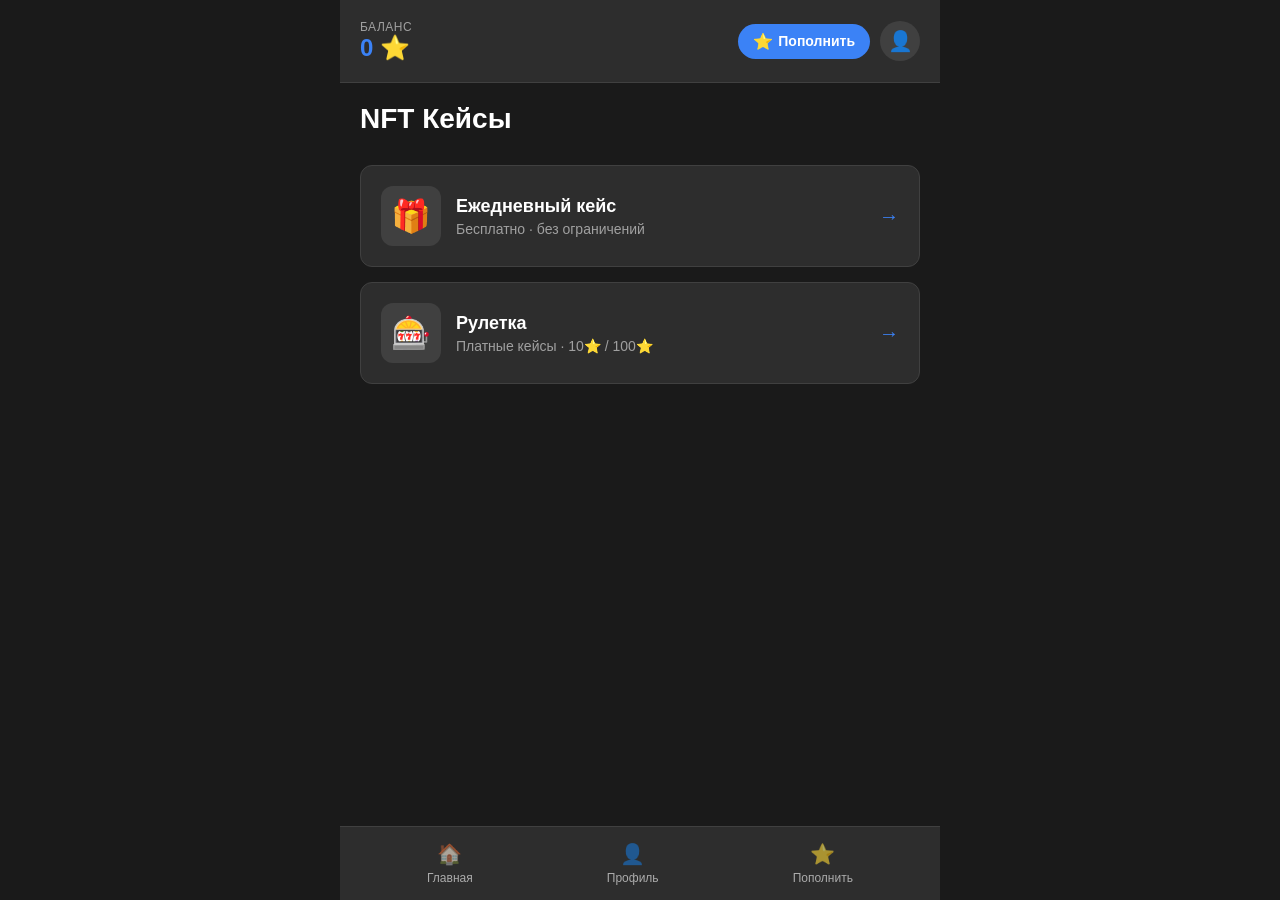
<file: index.html>
<!DOCTYPE html>
<html lang="ru">
<head>
    <meta charset="UTF-8">
    <meta name="viewport" content="width=device-width, initial-scale=1.0">
    <title>NFT Кейсы</title>
    <script src="https://telegram.org/js/telegram-web-app.js"></script>
    <link rel="stylesheet" href="style.css">
</head>
<body>
    <div class="app">
        <header class="header">
            <div class="balance-container">
                <span class="balance-label">Баланс</span>
                <span class="balance-value" id="balance">0 ⭐</span>
            </div>
            <div class="header-actions">
                <button class="topup-btn" onclick="goToTopUp()">
                    <span class="topup-icon">⭐</span>
                    <span class="topup-text">Пополнить</span>
                </button>
                <button class="profile-btn" onclick="goToProfile()">
                    <span class="profile-icon">👤</span>
                </button>
            </div>
        </header>

        <!-- Главный экран -->
        <main class="main">
            <h1 class="welcome-title">NFT Кейсы</h1>
            
            <div class="cases-grid">
                <!-- Ежедневный кейс -->
                <div class="case-card" onclick="openDailyCase()">
                    <div class="case-image">🎁</div>
                    <div class="case-info">
                        <h2 class="case-title">Ежедневный кейс</h2>
                        <p class="case-desc">Бесплатно · без ограничений</p>
                    </div>
                    <div class="case-arrow">→</div>
                </div>

                <!-- Рулетка с кейсами -->
                <div class="case-card" onclick="openRoulette()">
                    <div class="case-image">🎰</div>
                    <div class="case-info">
                        <h2 class="case-title">Рулетка</h2>
                        <p class="case-desc">Платные кейсы · 10⭐ / 100⭐</p>
                    </div>
                    <div class="case-arrow">→</div>
                </div>
            </div>
        </main>

        <!-- Нижняя навигация -->
        <nav class="bottom-nav">
            <button class="nav-btn" onclick="goToHome()">
                <span class="nav-icon">🏠</span>
                <span class="nav-text">Главная</span>
            </button>
            <button class="nav-btn" onclick="goToProfile()">
                <span class="nav-icon">👤</span>
                <span class="nav-text">Профиль</span>
            </button>
            <button class="nav-btn" onclick="goToTopUp()">
                <span class="nav-icon">⭐</span>
                <span class="nav-text">Пополнить</span>
            </button>
        </nav>
    </div>

    <!-- Подключаем JavaScript (ЭТО БЫЛО ПРОПУЩЕНО!) -->
    <script src="script.js"></script>
</body>
</html>
</file>
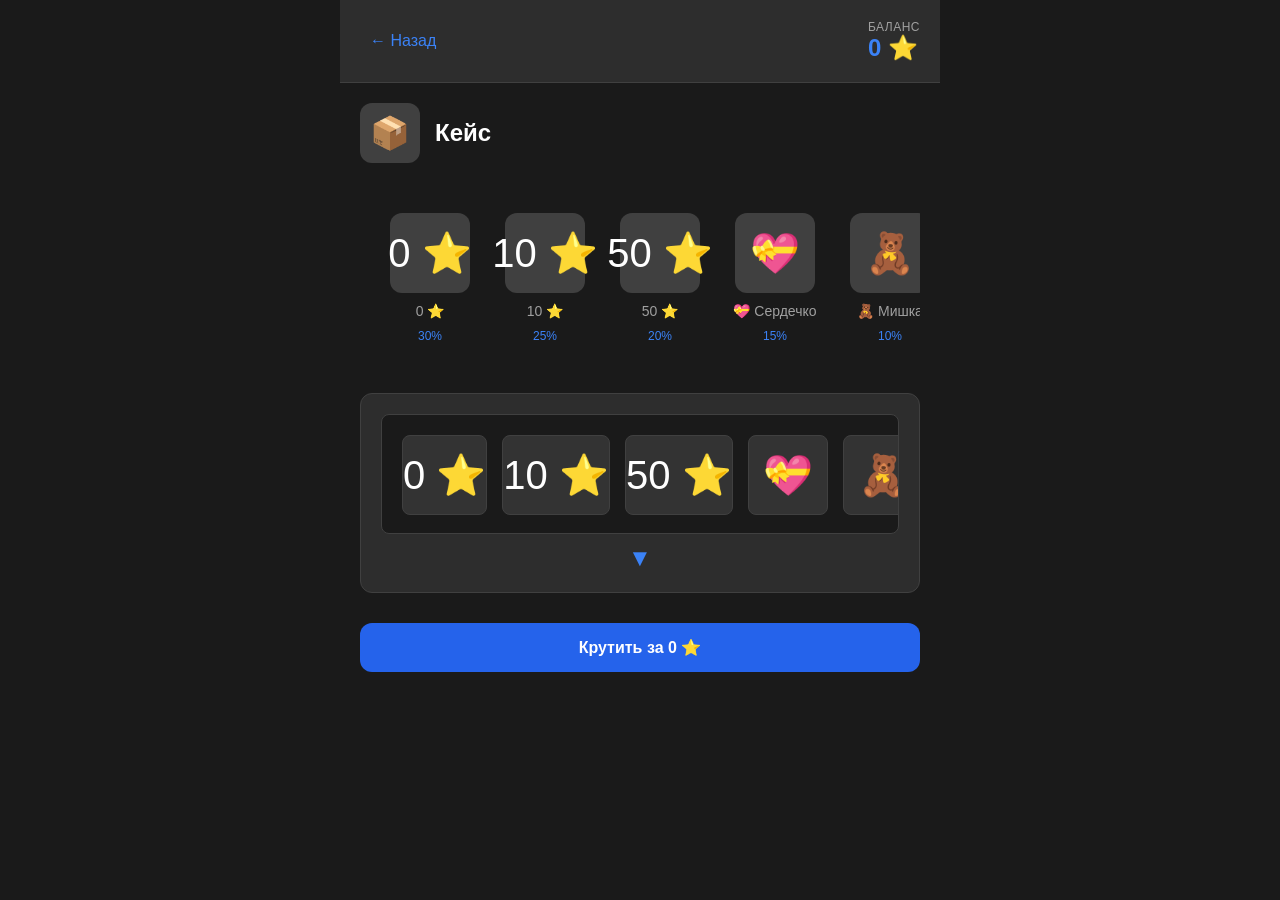
<file: case-open.html>
<!DOCTYPE html>
<html lang="ru">
<head>
    <meta charset="UTF-8">
    <meta name="viewport" content="width=device-width, initial-scale=1.0">
    <title>Открытие кейса</title>
    <script src="https://telegram.org/js/telegram-web-app.js"></script>
    <link rel="stylesheet" href="style.css">
</head>
<body>
    <div class="app">
        <header class="header">
            <button class="back-btn" onclick="goBack()">← Назад</button>
            <div class="balance-container">
                <span class="balance-label">Баланс</span>
                <span class="balance-value" id="balance">0 ⭐</span>
            </div>
        </header>

        <main class="case-page">
            <div class="case-header">
                <div class="case-image" id="caseImage">📦</div>
                <h1 id="caseTitle">Кейс</h1>
            </div>

            <!-- Горизонтальная прокрутка призов -->
            <div class="prizes-scroll">
                <div class="prizes-container" id="prizesList">
                    <!-- Сюда будут добавляться призы через JS -->
                </div>
            </div>

            <!-- Рулетка -->
            <div class="slot-machine">
                <div class="window">
                    <div class="reel" id="reel">
                        <!-- Сюда будут добавляться призы для прокрутки -->
                    </div>
                </div>
                <div class="pointer">▼</div>
            </div>

            <!-- Кнопка кручения -->
            <button class="primary-btn" onclick="spinCase()" id="spinBtn">
                Крутить за <span id="caseCost">0</span> ⭐
            </button>
        </main>
    </div>

    <!-- Модальное окно выигрыша -->
    <div id="winModal" class="modal" style="display: none;">
        <div class="modal-content">
            <div class="modal-image" id="winImage">🎁</div>
            <h2 class="modal-title">Вы выиграли!</h2>
            <p class="modal-text" id="winText"></p>
            <button class="primary-btn" onclick="continueAfterWin()">
                Продолжить
            </button>
        </div>
    </div>

    <script src="script.js"></script>
    <script src="case-open.js"></script>
</body>
</html>
</file>
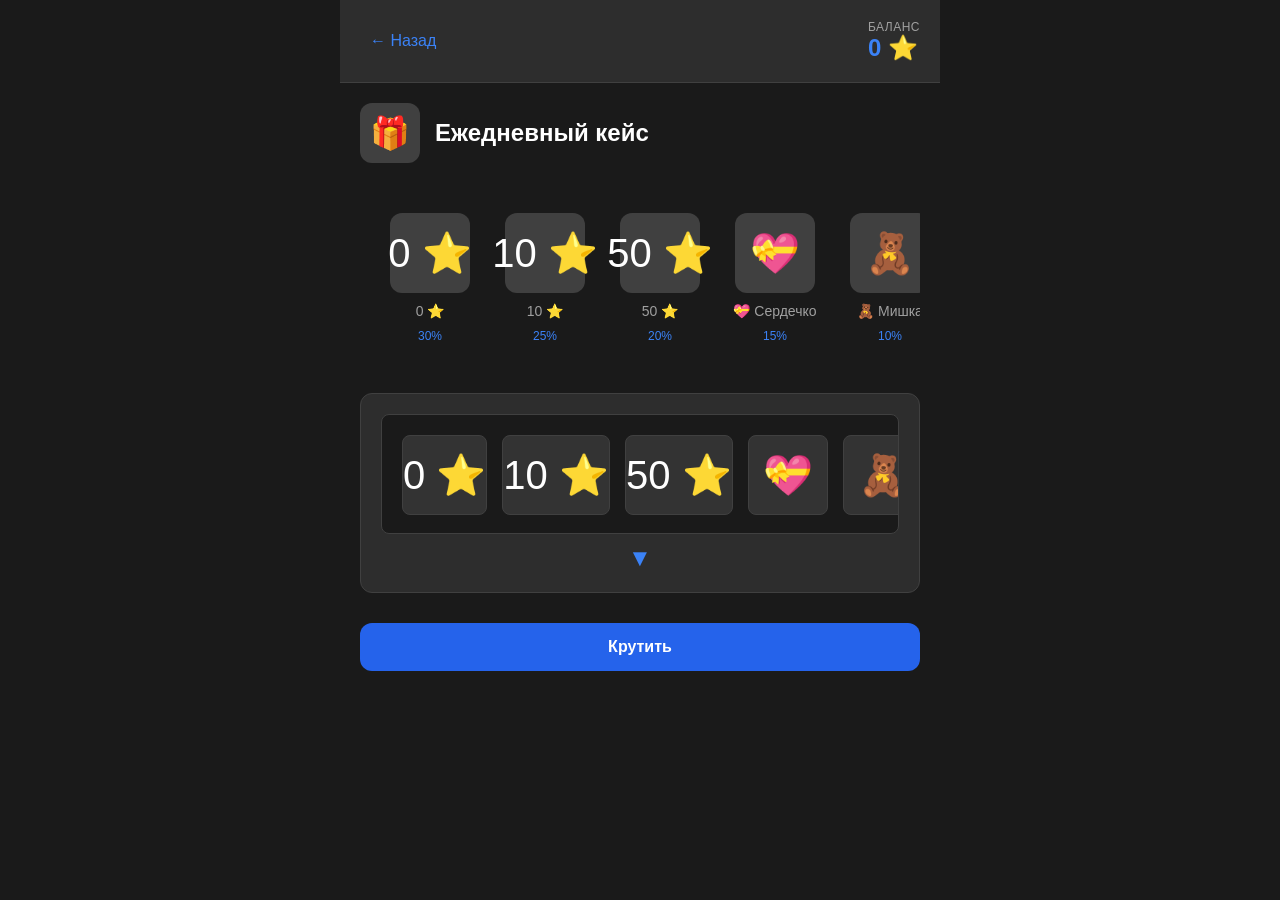
<file: daily-case.html>
<!DOCTYPE html>
<html lang="ru">
<head>
    <meta charset="UTF-8">
    <meta name="viewport" content="width=device-width, initial-scale=1.0">
    <title>Ежедневный кейс</title>
    <script src="https://telegram.org/js/telegram-web-app.js"></script>
    <link rel="stylesheet" href="style.css">
</head>
<body>
    <div class="app">
        <header class="header">
            <button class="back-btn" onclick="goBack()">← Назад</button>
            <div class="balance-container">
                <span class="balance-label">Баланс</span>
                <span class="balance-value" id="balance">0 ⭐</span>
            </div>
        </header>

        <main class="case-page">
            <div class="case-header">
                <div class="case-image">🎁</div>
                <h1>Ежедневный кейс</h1>
            </div>

            <!-- Горизонтальная прокрутка призов -->
            <div class="prizes-scroll">
                <div class="prizes-container" id="prizesList">
                    <!-- Сюда будут добавляться призы через JS -->
                </div>
            </div>

            <!-- Рулетка -->
            <div class="slot-machine">
                <div class="window">
                    <div class="reel" id="reel">
                        <!-- Сюда будут добавляться призы для прокрутки -->
                    </div>
                </div>
                <div class="pointer">▼</div>
            </div>

            <!-- Кнопка кручения -->
            <button class="primary-btn" onclick="spinDailyCase()" id="spinBtn">
                Крутить
            </button>
        </main>
    </div>

    <!-- Модальное окно выигрыша -->
    <div id="winModal" class="modal" style="display: none;">
        <div class="modal-content">
            <div class="modal-image" id="winImage">🎁</div>
            <h2 class="modal-title">Вы выиграли!</h2>
            <p class="modal-text" id="winText"></p>
            <button class="primary-btn" onclick="continueAfterWin()">
                Продолжить
            </button>
        </div>
    </div>

    <script src="script.js"></script>
    <script src="daily-case.js"></script>
</body>
</html>
</file>
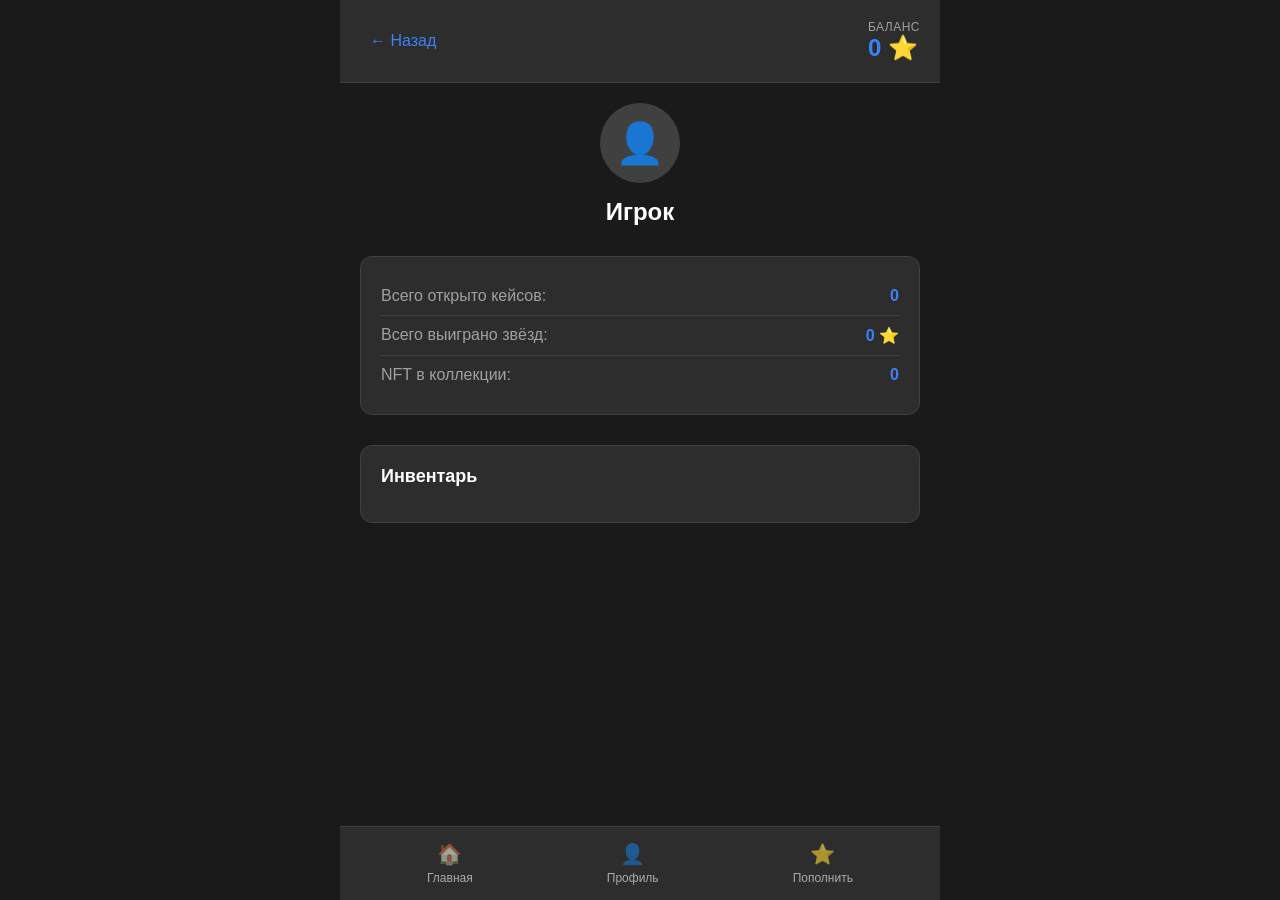
<file: profile.html>
<!DOCTYPE html>
<html lang="ru">
<head>
    <meta charset="UTF-8">
    <meta name="viewport" content="width=device-width, initial-scale=1.0">
    <title>Профиль</title>
    <script src="https://telegram.org/js/telegram-web-app.js"></script>
    <link rel="stylesheet" href="style.css">
</head>
<body>
    <div class="app">
        <header class="header">
            <button class="back-btn" onclick="goBack()">← Назад</button>
            <div class="balance-container">
                <span class="balance-label">Баланс</span>
                <span class="balance-value" id="balance">0 ⭐</span>
            </div>
        </header>

        <main class="profile-page">
            <div class="profile-header">
                <div class="profile-avatar" id="profileAvatar">👤</div>
                <h2 class="profile-name" id="profileName">Игрок</h2>
            </div>

            <div class="profile-stats">
                <div class="stat-row">
                    <span class="stat-label">Всего открыто кейсов:</span>
                    <span class="stat-value" id="totalOpened">0</span>
                </div>
                <div class="stat-row">
                    <span class="stat-label">Всего выиграно звёзд:</span>
                    <span class="stat-value" id="totalWon">0 ⭐</span>
                </div>
                <div class="stat-row">
                    <span class="stat-label">NFT в коллекции:</span>
                    <span class="stat-value" id="nftCount">0</span>
                </div>
            </div>

            <div class="inventory">
                <h3 class="inventory-title">Инвентарь</h3>
                <div class="inventory-grid" id="inventory">
                    <!-- Сюда будут добавляться NFT -->
                </div>
            </div>
        </main>

<nav class="bottom-nav">
    <button class="nav-btn" onclick="goToHome()">
        <span class="nav-icon">🏠</span>
        <span class="nav-text">Главная</span>
    </button>
    <button class="nav-btn" onclick="goToProfile()">
        <span class="nav-icon">👤</span>
        <span class="nav-text">Профиль</span>
    </button>
    <button class="nav-btn" onclick="goToTopUp()">
        <span class="nav-icon">⭐</span>
        <span class="nav-text">Пополнить</span>
    </button>
</nav>
    </div>

    <script src="script.js"></script>
    <script src="profile.js"></script>
</body>
</html>
</file>
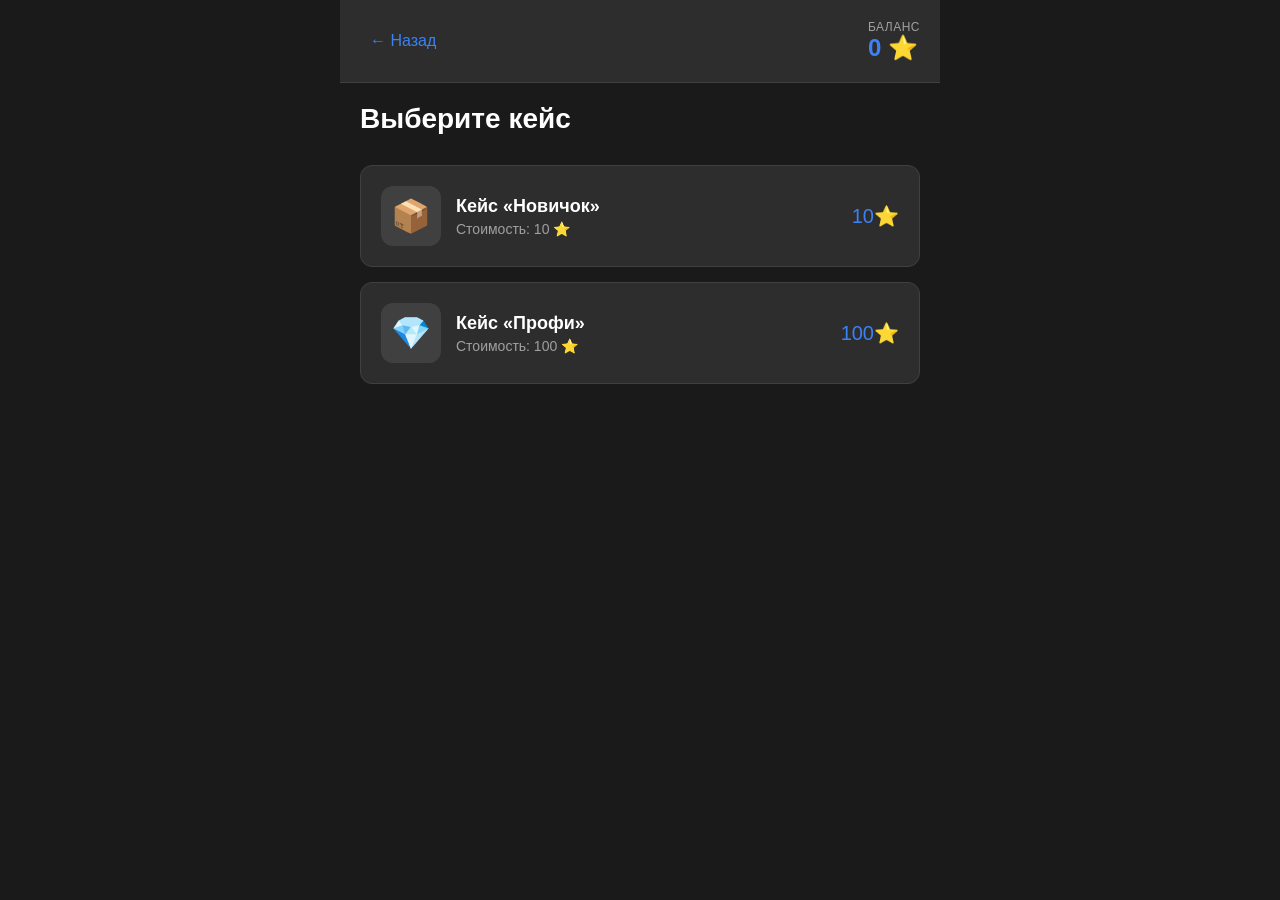
<file: roulette.html>
<!DOCTYPE html>
<html lang="ru">
<head>
    <meta charset="UTF-8">
    <meta name="viewport" content="width=device-width, initial-scale=1.0">
    <title>Выбор кейса</title>
    <script src="https://telegram.org/js/telegram-web-app.js"></script>
    <link rel="stylesheet" href="style.css">
</head>
<body>
    <div class="app">
        <header class="header">
            <button class="back-btn" onclick="goBack()">← Назад</button>
            <div class="balance-container">
                <span class="balance-label">Баланс</span>
                <span class="balance-value" id="balance">0 ⭐</span>
            </div>
        </header>

        <main class="main">
            <h1 class="welcome-title">Выберите кейс</h1>
            
            <div class="cases-grid">
                <!-- Кейс Новичок -->
                <div class="case-card" onclick="selectCase('novice')">
                    <div class="case-image">📦</div>
                    <div class="case-info">
                        <h2 class="case-title">Кейс «Новичок»</h2>
                        <p class="case-desc">Стоимость: 10 ⭐</p>
                    </div>
                    <div class="case-arrow">10⭐</div>
                </div>

                <!-- Кейс Профи -->
                <div class="case-card" onclick="selectCase('pro')">
                    <div class="case-image">💎</div>
                    <div class="case-info">
                        <h2 class="case-title">Кейс «Профи»</h2>
                        <p class="case-desc">Стоимость: 100 ⭐</p>
                    </div>
                    <div class="case-arrow">100⭐</div>
                </div>
            </div>
        </main>
    </div>

    <script src="script.js"></script>
    <script src="roulette.js"></script>
</body>
</html>
</file>
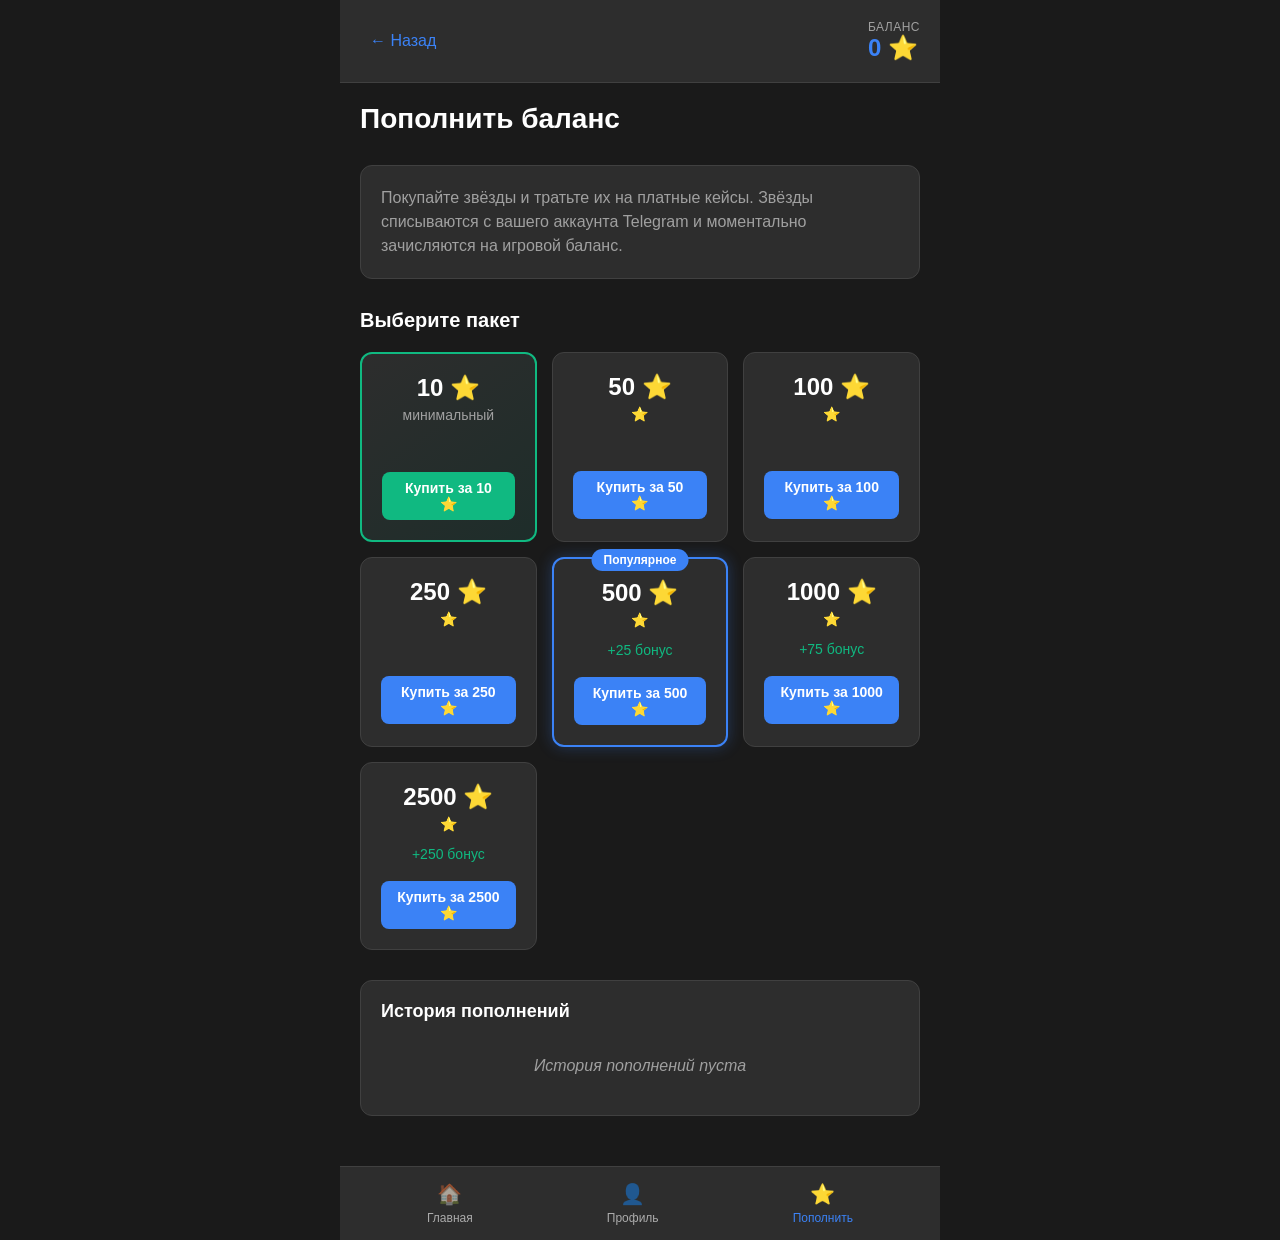
<file: topup.html>
<!DOCTYPE html>
<html lang="ru">
<head>
    <meta charset="UTF-8">
    <meta name="viewport" content="width=device-width, initial-scale=1.0">
    <title>Пополнение баланса</title>
    <script src="https://telegram.org/js/telegram-web-app.js"></script>
    <link rel="stylesheet" href="style.css">
</head>
<body>
    <div class="app">
        <header class="header">
            <button class="back-btn" onclick="goBack()">← Назад</button>
            <div class="balance-container">
                <span class="balance-label">Баланс</span>
                <span class="balance-value" id="balance">0 ⭐</span>
            </div>
        </header>

        <main class="main">
            <h1 class="welcome-title">Пополнить баланс</h1>
            
            <div class="info-card">
                <p>Покупайте звёзды и тратьте их на платные кейсы. Звёзды списываются с вашего аккаунта Telegram и моментально зачисляются на игровой баланс.</p>
            </div>
            
            <div class="stars-packages">
                <h2 class="section-title">Выберите пакет</h2>
                
                <div class="package-grid">
                    <!-- Пакет 10 звёзд (МИНИМАЛЬНЫЙ) -->
                    <div class="package-card minimal" onclick="buyStars(10)">
                        <div class="package-amount">10 ⭐</div>
                        <div class="package-price">минимальный</div>
                        <div class="package-bonus"></div>
                        <button class="package-btn">Купить за 10 ⭐</button>
                    </div>
                    
                    <!-- Пакет 50 звёзд -->
                    <div class="package-card" onclick="buyStars(50)">
                        <div class="package-amount">50 ⭐</div>
                        <div class="package-price">⭐</div>
                        <div class="package-bonus"></div>
                        <button class="package-btn">Купить за 50 ⭐</button>
                    </div>
                    
                    <!-- Пакет 100 звёзд -->
                    <div class="package-card" onclick="buyStars(100)">
                        <div class="package-amount">100 ⭐</div>
                        <div class="package-price">⭐</div>
                        <div class="package-bonus"></div>
                        <button class="package-btn">Купить за 100 ⭐</button>
                    </div>
                    
                    <!-- Пакет 250 звёзд -->
                    <div class="package-card" onclick="buyStars(250)">
                        <div class="package-amount">250 ⭐</div>
                        <div class="package-price">⭐</div>
                        <div class="package-bonus"></div>
                        <button class="package-btn">Купить за 250 ⭐</button>
                    </div>
                    
                    <!-- Пакет 500 звёзд (ПОПУЛЯРНЫЙ) -->
                    <div class="package-card popular" onclick="buyStars(500)">
                        <div class="popular-badge">Популярное</div>
                        <div class="package-amount">500 ⭐</div>
                        <div class="package-price">⭐</div>
                        <div class="package-bonus">+25 бонус</div>
                        <button class="package-btn">Купить за 500 ⭐</button>
                    </div>
                    
                    <!-- Пакет 1000 звёзд -->
                    <div class="package-card" onclick="buyStars(1000)">
                        <div class="package-amount">1000 ⭐</div>
                        <div class="package-price">⭐</div>
                        <div class="package-bonus">+75 бонус</div>
                        <button class="package-btn">Купить за 1000 ⭐</button>
                    </div>
                    
                    <!-- Пакет 2500 звёзд -->
                    <div class="package-card" onclick="buyStars(2500)">
                        <div class="package-amount">2500 ⭐</div>
                        <div class="package-price">⭐</div>
                        <div class="package-bonus">+250 бонус</div>
                        <button class="package-btn">Купить за 2500 ⭐</button>
                    </div>
                </div>
            </div>
            
            <div class="info-card history-card">
                <h3 class="history-title">История пополнений</h3>
                <div id="purchaseHistory" class="history-list">
                    <!-- Сюда будут добавляться покупки -->
                </div>
            </div>
        </main>

        <!-- Нижняя навигация -->
        <nav class="bottom-nav">
            <button class="nav-btn" onclick="goToHome()">
                <span class="nav-icon">🏠</span>
                <span class="nav-text">Главная</span>
            </button>
            <button class="nav-btn" onclick="goToProfile()">
                <span class="nav-icon">👤</span>
                <span class="nav-text">Профиль</span>
            </button>
            <button class="nav-btn active" onclick="goToTopUp()">
                <span class="nav-icon">⭐</span>
                <span class="nav-text">Пополнить</span>
            </button>
        </nav>
    </div>

    <script src="script.js"></script>
    <script src="topup.js"></script>
</body>
</html>
</file>
<file: style.css>
* {
    margin: 0;
    padding: 0;
    box-sizing: border-box;
}

body {
    font-family: -apple-system, BlinkMacSystemFont, 'Segoe UI', Roboto, sans-serif;
    background-color: #1a1a1a;
    color: #ffffff;
    min-height: 100vh;
}

.app {
    max-width: 600px;
    margin: 0 auto;
    min-height: 100vh;
    display: flex;
    flex-direction: column;
    position: relative;
    background-color: #1a1a1a;
}

/* Шапка */
.header {
    display: flex;
    justify-content: space-between;
    align-items: center;
    padding: 20px;
    background-color: #2d2d2d;
    border-bottom: 1px solid #404040;
}

.balance-container {
    display: flex;
    flex-direction: column;
}

.balance-label {
    font-size: 12px;
    color: #a0a0a0;
    text-transform: uppercase;
    letter-spacing: 0.5px;
}

.balance-value {
    font-size: 24px;
    font-weight: 600;
    color: #3b82f6;
}

.profile-btn {
    background: none;
    border: none;
    width: 40px;
    height: 40px;
    border-radius: 20px;
    background-color: #404040;
    display: flex;
    align-items: center;
    justify-content: center;
    cursor: pointer;
}

.profile-icon {
    font-size: 20px;
}

/* Главный контент */
.main {
    flex: 1;
    padding: 20px;
}

.welcome-title {
    font-size: 28px;
    font-weight: 600;
    margin-bottom: 30px;
    color: #ffffff;
}

/* Сетка кейсов */
.cases-grid {
    display: flex;
    flex-direction: column;
    gap: 15px;
}

.case-card {
    background-color: #2d2d2d;
    border-radius: 12px;
    padding: 20px;
    display: flex;
    align-items: center;
    gap: 15px;
    cursor: pointer;
    transition: transform 0.2s, background-color 0.2s;
    border: 1px solid #404040;
}

.case-card:hover {
    transform: translateY(-2px);
    background-color: #333333;
}

.case-image {
    width: 60px;
    height: 60px;
    background-color: #404040;
    border-radius: 12px;
    display: flex;
    align-items: center;
    justify-content: center;
    font-size: 32px;
}

.case-info {
    flex: 1;
}

.case-title {
    font-size: 18px;
    font-weight: 600;
    margin-bottom: 4px;
    color: #ffffff;
}

.case-desc {
    font-size: 14px;
    color: #a0a0a0;
}

.case-arrow {
    font-size: 20px;
    color: #3b82f6;
}

/* Нижняя навигация */
.bottom-nav {
    display: flex;
    justify-content: space-around;
    padding: 15px 20px;
    background-color: #2d2d2d;
    border-top: 1px solid #404040;
}

.nav-btn {
    background: none;
    border: none;
    display: flex;
    flex-direction: column;
    align-items: center;
    gap: 5px;
    cursor: pointer;
    opacity: 0.6;
    transition: opacity 0.2s;
}

.nav-btn.active {
    opacity: 1;
}

.nav-icon {
    font-size: 20px;
    color: #ffffff;
}

.nav-text {
    font-size: 12px;
    color: #ffffff;
}

.nav-btn.active .nav-icon,
.nav-btn.active .nav-text {
    color: #3b82f6;
}

/* Кнопки */
.primary-btn {
    background-color: #2563eb;
    color: white;
    border: none;
    padding: 15px 30px;
    border-radius: 12px;
    font-size: 16px;
    font-weight: 600;
    cursor: pointer;
    transition: background-color 0.2s;
    width: 100%;
}

.primary-btn:hover {
    background-color: #3b82f6;
}

.primary-btn:disabled {
    background-color: #404040;
    cursor: not-allowed;
}

.secondary-btn {
    background-color: transparent;
    color: #ffffff;
    border: 1px solid #404040;
    padding: 15px 30px;
    border-radius: 12px;
    font-size: 16px;
    font-weight: 600;
    cursor: pointer;
    transition: background-color 0.2s;
}

.secondary-btn:hover {
    background-color: #333333;
}

.back-btn {
    background: none;
    border: none;
    color: #3b82f6;
    font-size: 16px;
    padding: 10px;
    cursor: pointer;
    display: flex;
    align-items: center;
    gap: 5px;
}

/* Модальное окно */
.modal {
    position: fixed;
    top: 0;
    left: 0;
    width: 100%;
    height: 100%;
    background-color: rgba(0, 0, 0, 0.9);
    display: flex;
    align-items: center;
    justify-content: center;
    z-index: 1000;
}

.modal-content {
    background-color: #2d2d2d;
    padding: 30px;
    border-radius: 20px;
    text-align: center;
    max-width: 300px;
    width: 90%;
    border: 1px solid #404040;
}

.modal-image {
    font-size: 80px;
    margin: 20px 0;
}

.modal-title {
    font-size: 24px;
    margin-bottom: 10px;
    color: #ffffff;
}

.modal-text {
    color: #a0a0a0;
    margin-bottom: 20px;
}

/* Страница кейса */
.case-page {
    flex: 1;
    padding: 20px;
}

.case-header {
    display: flex;
    align-items: center;
    gap: 15px;
    margin-bottom: 30px;
}

.case-header h1 {
    font-size: 24px;
    color: #ffffff;
}

/* Горизонтальная прокрутка призов */
.prizes-scroll {
    overflow-x: auto;
    white-space: nowrap;
    padding: 20px 0;
    margin-bottom: 30px;
    -webkit-overflow-scrolling: touch;
}

.prizes-container {
    display: inline-flex;
    gap: 15px;
    padding: 0 20px;
}

.prize-preview {
    display: inline-flex;
    flex-direction: column;
    align-items: center;
    gap: 10px;
    min-width: 100px;
}

.prize-preview-image {
    width: 80px;
    height: 80px;
    background-color: #404040;
    border-radius: 12px;
    display: flex;
    align-items: center;
    justify-content: center;
    font-size: 40px;
}

.prize-preview-name {
    font-size: 14px;
    color: #a0a0a0;
}

.prize-preview-chance {
    font-size: 12px;
    color: #3b82f6;
}

/* Рулетка */
.slot-machine {
    background-color: #2d2d2d;
    border-radius: 12px;
    padding: 20px;
    margin-bottom: 30px;
    border: 1px solid #404040;
}

.window {
    background-color: #1a1a1a;
    border-radius: 8px;
    padding: 20px;
    overflow: hidden;
    height: 120px;
    border: 1px solid #404040;
}

.reel {
    display: flex;
    gap: 15px;
    transition: transform 2s cubic-bezier(0.25, 0.1, 0.15, 1);
}

.prize-item {
    min-width: 80px;
    height: 80px;
    background-color: #333333;
    border-radius: 8px;
    display: flex;
    align-items: center;
    justify-content: center;
    font-size: 40px;
    border: 1px solid #404040;
    flex-shrink: 0;
}

.pointer {
    text-align: center;
    color: #3b82f6;
    font-size: 24px;
    margin-top: 10px;
}

/* Профиль */
.profile-page {
    flex: 1;
    padding: 20px;
}

.profile-header {
    text-align: center;
    margin-bottom: 30px;
}

.profile-avatar {
    width: 80px;
    height: 80px;
    background-color: #404040;
    border-radius: 40px;
    display: flex;
    align-items: center;
    justify-content: center;
    font-size: 40px;
    margin: 0 auto 15px;
}

.profile-name {
    font-size: 24px;
    margin-bottom: 5px;
}

.profile-stats {
    background-color: #2d2d2d;
    border-radius: 12px;
    padding: 20px;
    margin-bottom: 30px;
    border: 1px solid #404040;
}

.stat-row {
    display: flex;
    justify-content: space-between;
    padding: 10px 0;
    border-bottom: 1px solid #404040;
}

.stat-row:last-child {
    border-bottom: none;
}

.stat-label {
    color: #a0a0a0;
}

.stat-value {
    color: #3b82f6;
    font-weight: 600;
}

.inventory {
    background-color: #2d2d2d;
    border-radius: 12px;
    padding: 20px;
    border: 1px solid #404040;
}

.inventory-title {
    font-size: 18px;
    margin-bottom: 15px;
}

.inventory-grid {
    display: grid;
    grid-template-columns: repeat(auto-fill, minmax(60px, 1fr));
    gap: 10px;
}

.inventory-item {
    aspect-ratio: 1;
    background-color: #404040;
    border-radius: 8px;
    display: flex;
    align-items: center;
    justify-content: center;
    font-size: 24px;
}
/* Страница пополнения */
.info-card {
    background-color: #2d2d2d;
    border-radius: 12px;
    padding: 20px;
    margin-bottom: 30px;
    border: 1px solid #404040;
}

.info-card p {
    color: #a0a0a0;
    line-height: 1.5;
}

.section-title {
    font-size: 20px;
    margin-bottom: 20px;
    color: #ffffff;
}

.stars-packages {
    margin-bottom: 30px;
}

.package-grid {
    display: grid;
    grid-template-columns: repeat(auto-fit, minmax(150px, 1fr));
    gap: 15px;
}

.package-card {
    background-color: #2d2d2d;
    border-radius: 12px;
    padding: 20px;
    text-align: center;
    border: 1px solid #404040;
    cursor: pointer;
    transition: transform 0.2s, border-color 0.2s;
    position: relative;
}

.package-card:hover {
    transform: translateY(-2px);
    border-color: #3b82f6;
}

.package-card.minimal {
    border: 2px solid #10b981;
    background: linear-gradient(145deg, #2d2d2d, #1e2d2a);
}

.package-card.popular {
    border: 2px solid #3b82f6;
    box-shadow: 0 0 15px rgba(59, 130, 246, 0.3);
}

.popular-badge {
    position: absolute;
    top: -10px;
    left: 50%;
    transform: translateX(-50%);
    background-color: #3b82f6;
    color: white;
    padding: 4px 12px;
    border-radius: 20px;
    font-size: 12px;
    font-weight: 600;
    white-space: nowrap;
}

.package-amount {
    font-size: 24px;
    font-weight: 700;
    color: #ffffff;
    margin-bottom: 5px;
}

.package-price {
    font-size: 14px;
    color: #a0a0a0;
    margin-bottom: 10px;
    min-height: 20px;
}

.package-bonus {
    font-size: 14px;
    color: #10b981;
    margin-bottom: 15px;
    min-height: 20px;
}

.package-btn {
    background-color: #3b82f6;
    color: white;
    border: none;
    padding: 8px 16px;
    border-radius: 8px;
    font-size: 14px;
    font-weight: 600;
    cursor: pointer;
    width: 100%;
    transition: background-color 0.2s;
}

.package-btn:hover {
    background-color: #2563eb;
}

.minimal .package-btn {
    background-color: #10b981;
}

.minimal .package-btn:hover {
    background-color: #059669;
}

.history-card {
    margin-top: 20px;
}

.history-title {
    font-size: 18px;
    margin-bottom: 15px;
    color: #ffffff;
}

.history-list {
    display: flex;
    flex-direction: column;
    gap: 10px;
}

.history-item {
    display: flex;
    justify-content: space-between;
    padding: 12px;
    background-color: #333333;
    border-radius: 8px;
    border: 1px solid #404040;
}

.history-item-date {
    color: #a0a0a0;
    font-size: 14px;
}

.history-item-amount {
    color: #3b82f6;
    font-weight: 600;
}

.empty-history {
    color: #a0a0a0;
    text-align: center;
    padding: 20px;
    font-style: italic;
}

/* Шапка с кнопкой пополнения */
.header-actions {
    display: flex;
    gap: 10px;
    align-items: center;
}

.topup-btn {
    background-color: #3b82f6;
    border: none;
    border-radius: 20px;
    padding: 8px 15px;
    display: flex;
    align-items: center;
    gap: 5px;
    cursor: pointer;
    transition: background-color 0.2s;
}

.topup-btn:hover {
    background-color: #2563eb;
}

.topup-icon {
    font-size: 16px;
}

.topup-text {
    color: white;
    font-size: 14px;
    font-weight: 600;
}
</file>
